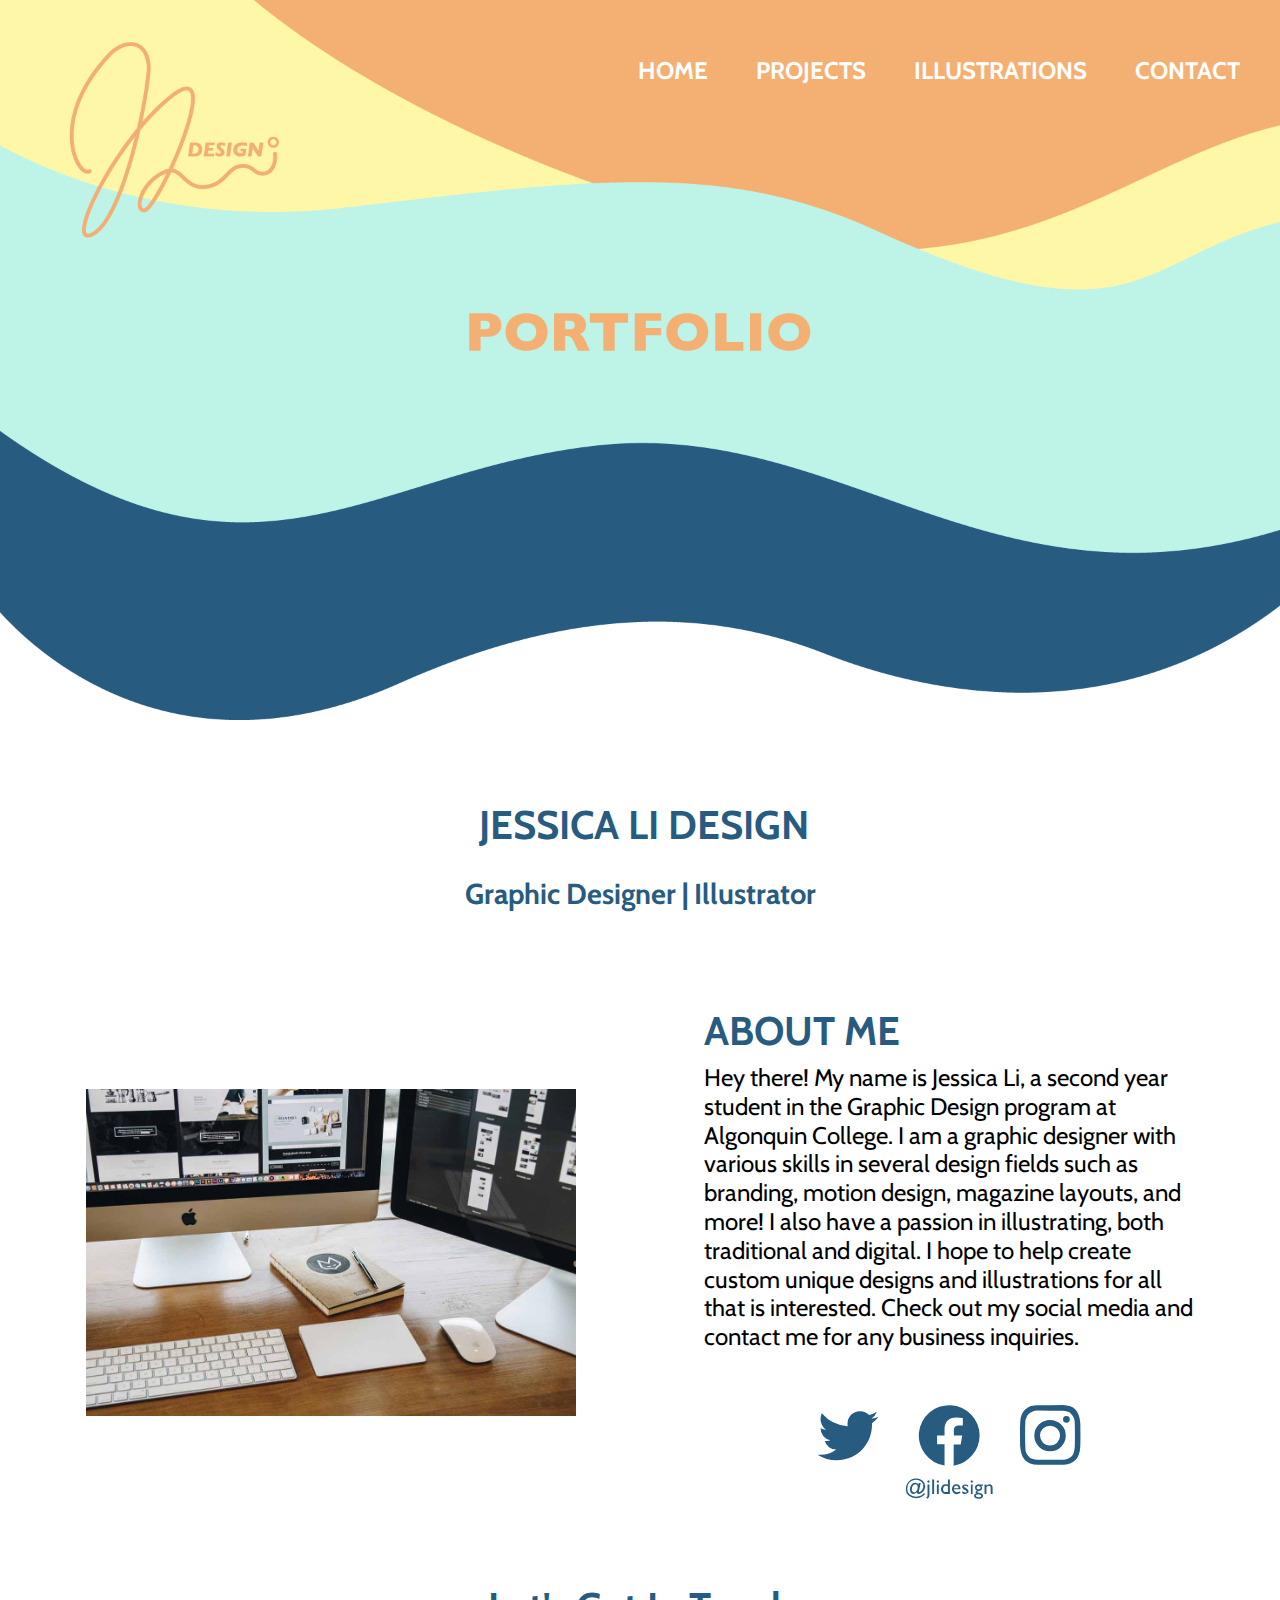
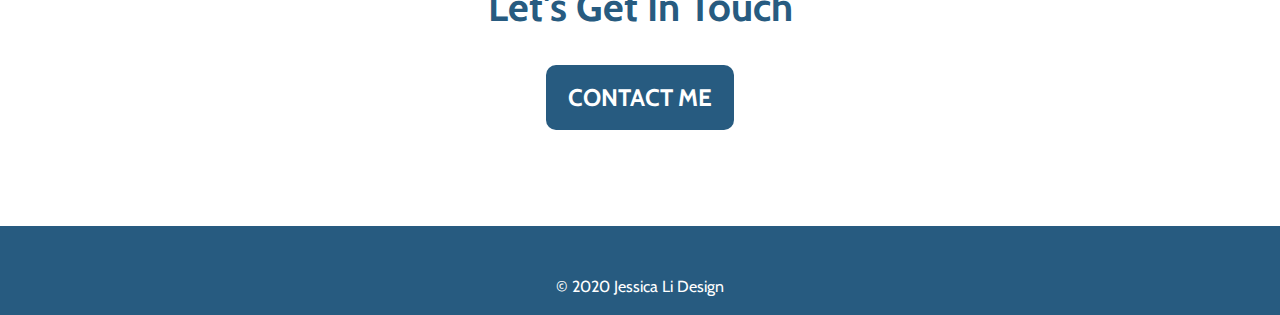
<file: index.html>
<!DOCTYPE html>
<html lang="en-ca">
<head>
  <meta charset="utf-8">
  <title>J Li Design</title>
  <meta name="viewport" content="width=device-width,initial-scale=1">
  <link href="https://fonts.googleapis.com/css2?family=Cabin:wght@400;700&display=swap" rel="stylesheet">
  <link href="https://fonts.googleapis.com/css2?family=Montserrat&display=swap" rel="stylesheet">
  <link href="projects.html" rel="stylesheet">
  <link href="illustrations.html" rel="stylesheet">
  <link href="contact.html" rel="stylesheet">
  <link rel="stylesheet" href="css/main.css">
  <link rel="shortcut icon" href="favicon.ico">
  <link href="favicon-196.png" rel="icon" type="image/png">
</head>
<body>

  <ul class="skip-links" id="skip-links" tabindex="0">
    <li><a href="#main">Jump to main content</a></li>
    <li><a href="#nav">Jump to navigation</a></li>
  </ul>

  <header role="banner">
    <div class="banner">
      <img class="img-flex" src="images/bannerimg.png" alt="banner image">
    </div>
    <nav class="top-nav" role="navigation" id="nav" tabindex="0">
      <input type="checkbox" class="nav-check" id="nav-check" aria-label="toggle navigation">
      <label for="nav-check" class="nav-label">
        <img src="images/nav-icon.svg" alt="open navigation">
      </label>
      <ul class="nav-list">
        <li>
          <a href="index.html" class="nav-link">Home</a>
        </li>
        <li>
          <a href="projects.html" class="nav-link">Projects</a>
        </li>
        <li>
          <a href="illustrations.html" class="nav-link">Illustrations</a>
        </li>
        <li>
          <a href="contact.html" class="nav-link">Contact</a>
        </li>
      </ul>
    </nav>
    <div class="landing-text">
      <h1>JESSICA LI DESIGN</h1>
      <h2>Graphic Designer | Illustrator</h2>
    </div>
  </header>

  <main class="about" id="main" role="main" tabindex="0">
    <section>
      <div class="container">
        <div class="profile-img">
          <img src="images/profile.jpg" alt="profile" aria-details="image">
        </div>
        <div class="about-details">
          <div class="about-heading">
            <h2>About Me</h2>
            <p> Hey there! My name is Jessica Li, a second year student in the Graphic Design program at Algonquin College. I am a graphic designer with various skills in several design fields such as branding, motion design, magazine layouts, and more! I also have a passion in illustrating, both traditional and digital. I hope to help create custom unique designs and illustrations for all that is interested. Check out my social media and contact me for any business inquiries.</p>
          </div>
          <div class="social-media">
            <img class="socials-img" src="images/socials.svg" alt="socials logo" aria-details="social-img">
          </div>
        </div>
      </div>
    </section>

    <article role="article" id="article" tabindex="0">
      <div class="article-heading" id="skip">
        <h2>Let's Get In Touch</h2>
        <a class="contact-btn" href="contact.html">Contact Me</a>
      </div>
    </article>

  </main>

  <footer class="copyright" role="contentinfo" tabindex="0">
    <div class="up" id="up">
      <p>&copy; 2020 Jessica Li Design</p>
    </div>
  </footer>

</body>
</html>
</file>
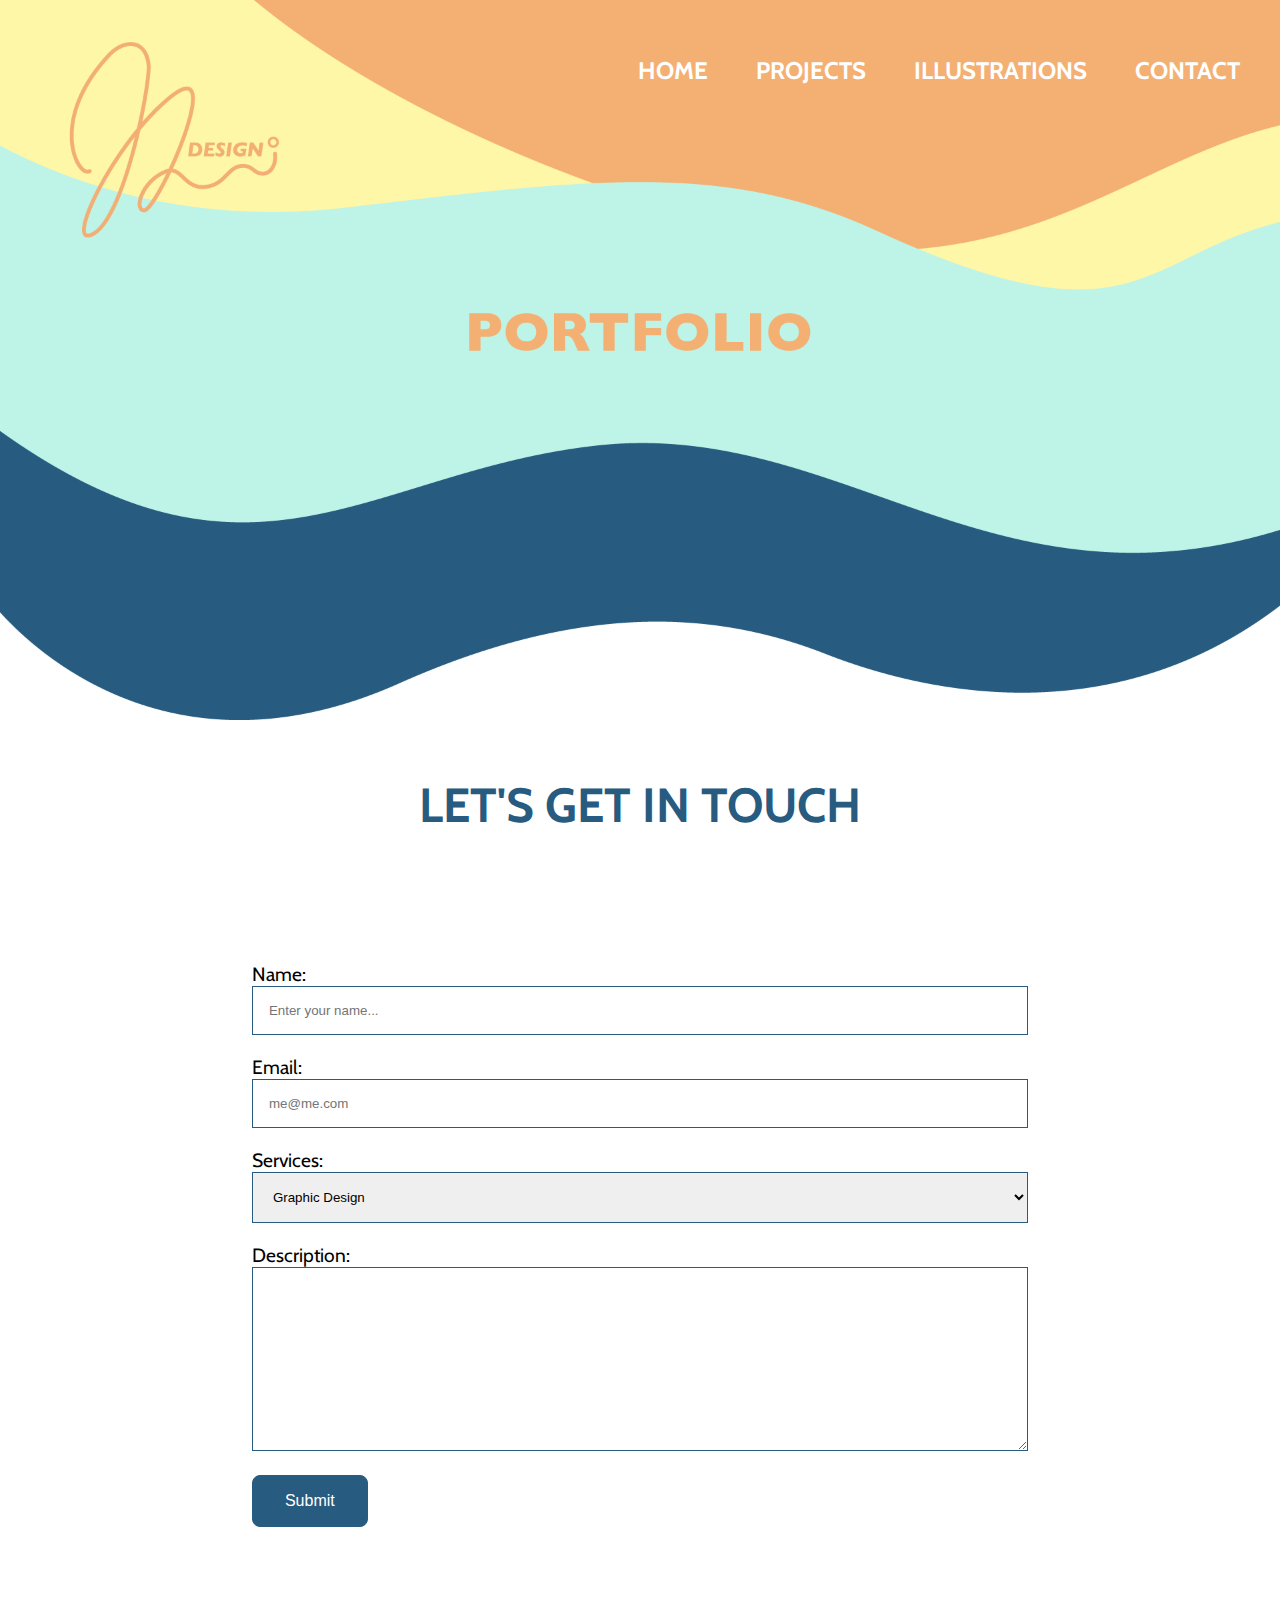
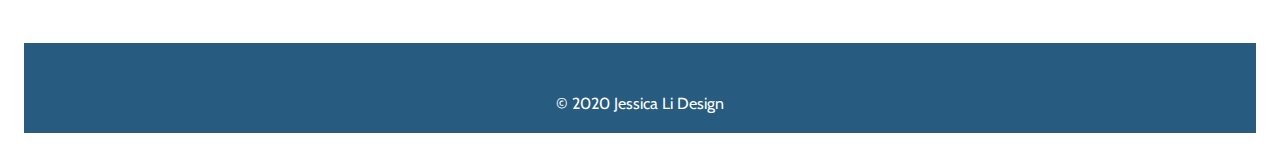
<file: contact.html>
<!DOCTYPE html>
<html lang="en-ca">
<head>
  <meta charset="utf-8">
  <title>J Li Design</title>
  <meta name="viewport" content="width=device-width,initial-scale=1">
  <link href="https://fonts.googleapis.com/css2?family=Cabin:wght@400;700&display=swap" rel="stylesheet">
  <link href="https://fonts.googleapis.com/css2?family=Montserrat&display=swap" rel="stylesheet">
  <link href="projects.html" rel="stylesheet">
  <link href="illustrations.html" rel="stylesheet">
  <link href="index.html" rel="stylesheet">
  <link rel="stylesheet" href="css/main.css">
  <link rel="shortcut icon" href="favicon.ico">
  <link href="favicon-196.png" rel="icon" type="image/png">
</head>

<body>

  <ul class="skip-links" id="skip-links" tabindex="0">
    <li><a href="#main">Jump to main content</a></li>
    <li><a href="#nav">Jump to navigation</a></li>
  </ul>

  <header role="banner">
    <div class="banner">
      <img class="img-flex" src="images/bannerimg.png" alt="">
    </div>
    <nav class="top-nav" role="navigation" tabindex="0">
      <input type="checkbox" class="nav-check" id="nav-check">
      <label for="nav-check" class="nav-label">
        <img src="images/nav-icon.svg" alt="open navigation">
      </label>
      <ul class="nav-list">
        <li>
          <a href="index.html" class="nav-link">Home</a>
        </li>
        <li>
          <a href="projects.html" class="nav-link">Projects</a>
        </li>
        <li>
          <a href="illustrations.html" class="nav-link">Illustrations</a>
        </li>
        <li>
          <a href="contact.html" class="nav-link">Contact</a>
        </li>
      </ul>
    </nav>
  </header>

  <section class="contact" id="contact">
    <div class="container">
      <div class="section-heading">
        <h1>Let's Get In Touch</h1>
      </div>
      <form role="search" id="search" class="form" action="https://formspree.io/msjj22@outlook.com" method="post">
        <label for="name">Name:</label>
        <input type="text" id="name" name="name" placeholder="Enter your name..." required>
        <label for="email">Email:</label>
        <input type="email" id="email" name="email" placeholder="me@me.com" required>
        <label for="service">Services:</label>
        <select name="services" id="service">
          <option value="">Graphic Design</option>
          <option value="">Illustration</option>
        </select>
        <label for="subject">Description:</label>
        <textarea name="subject" id="subject" rows="10" cols="10"></textarea>
        <input class="submit" type="submit" value="Submit">
      </form>
    </div>

    <footer class="copyright" role="contentinfo">
      <div class="up" id="up">
        <p>&copy; 2020 Jessica Li Design</p>
      </div>
    </footer>

  </section>
</body>
</file>
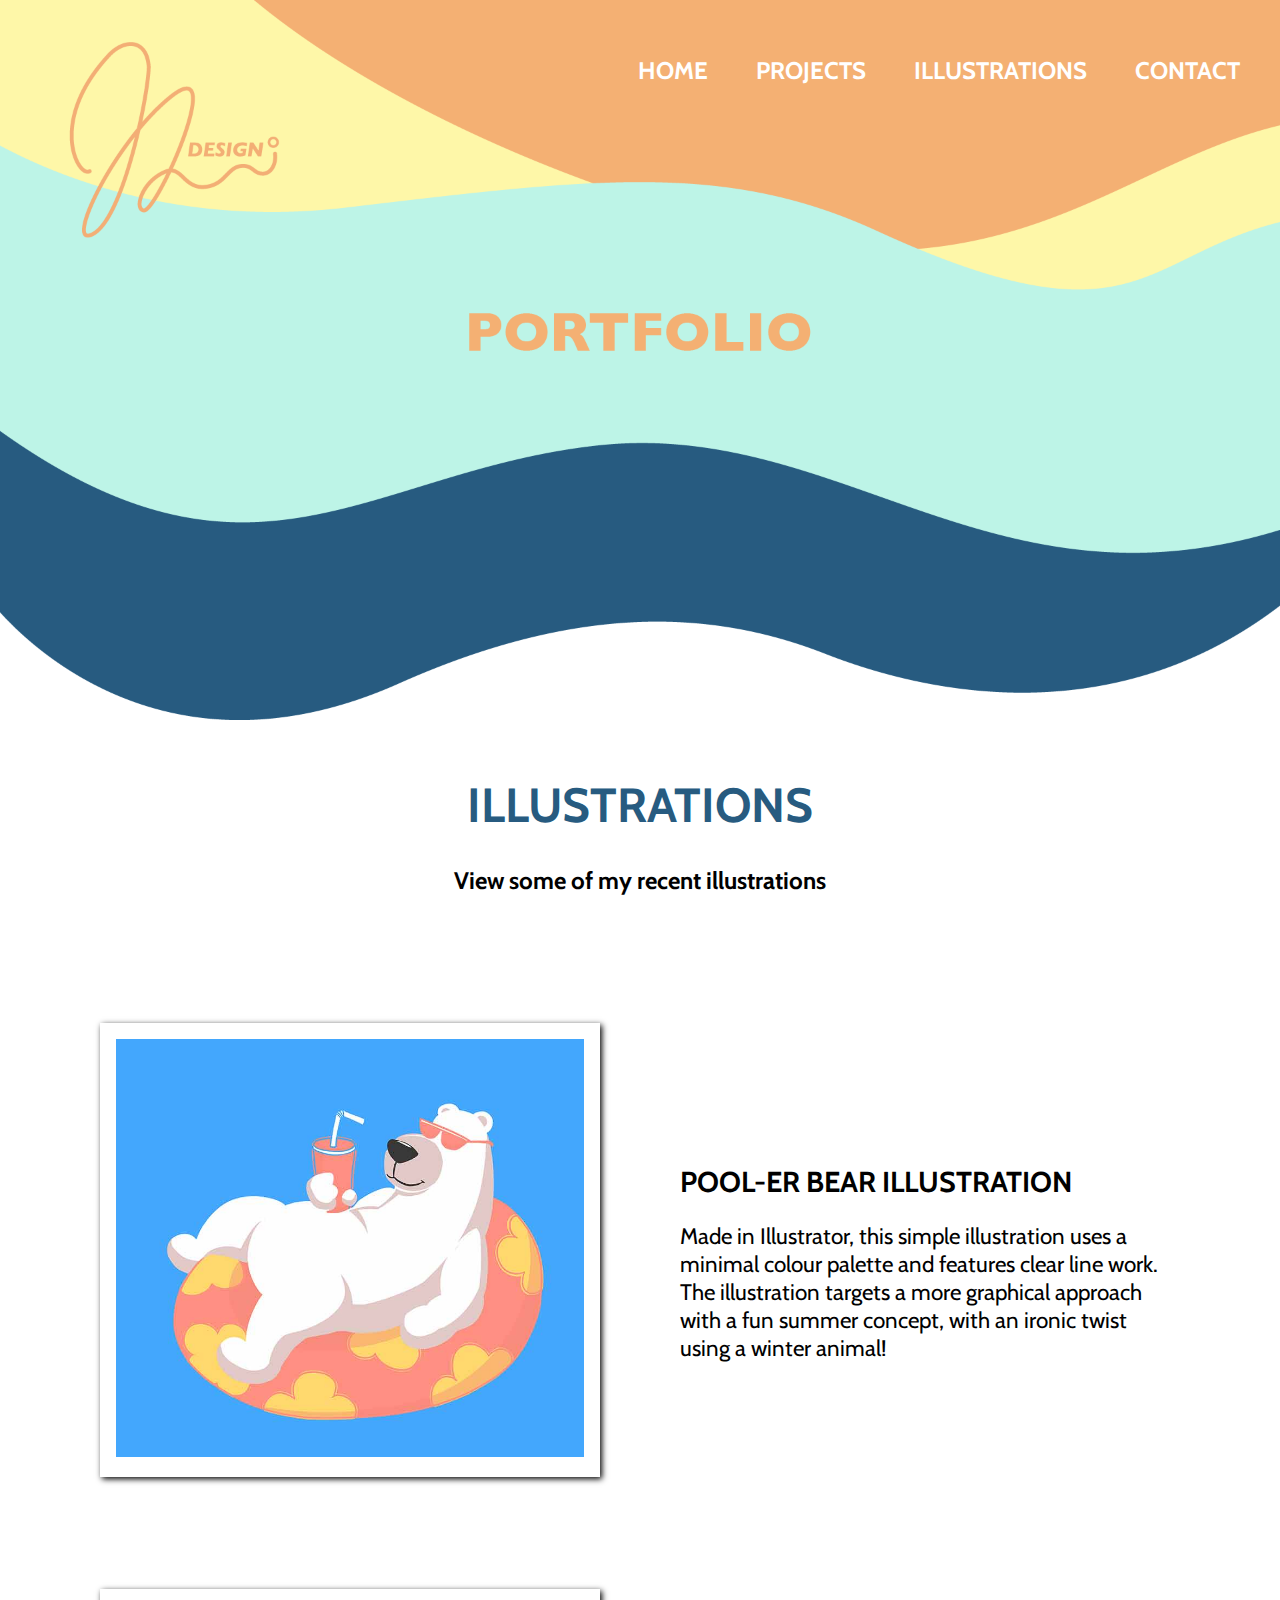
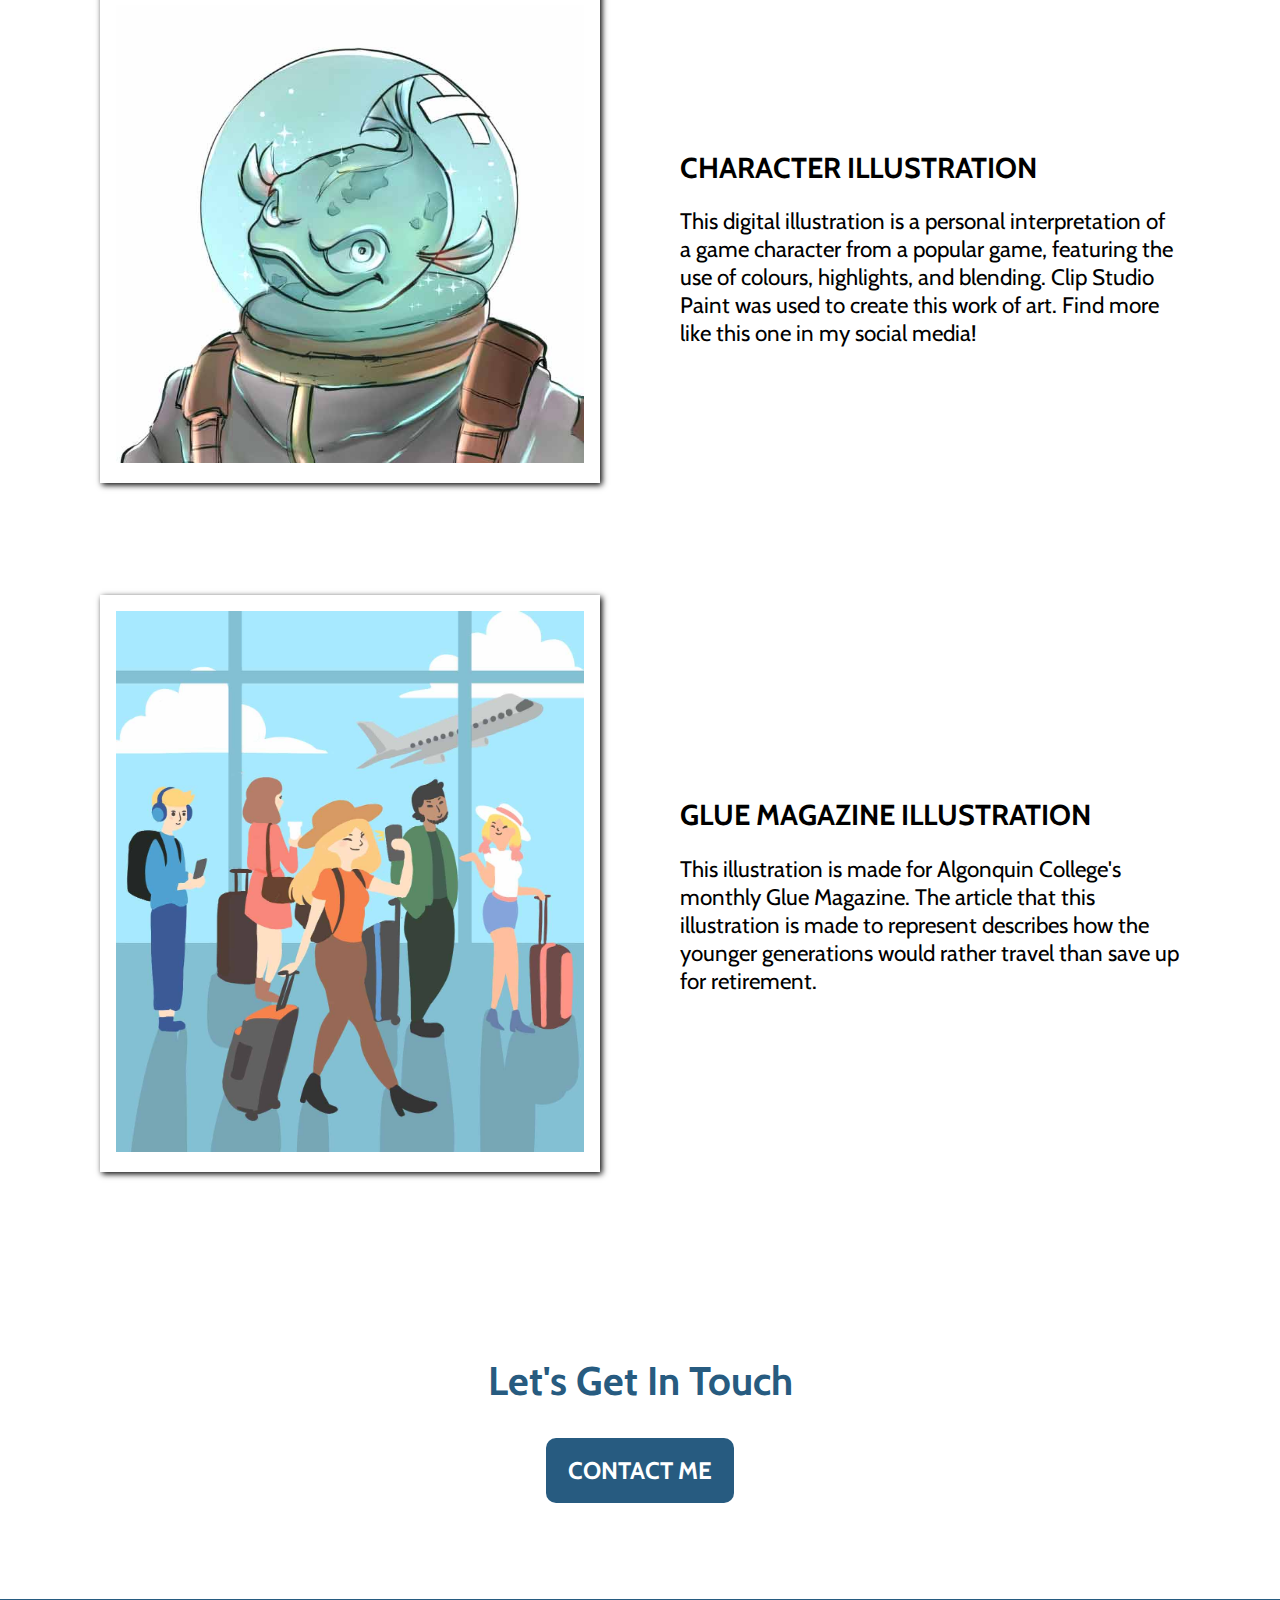
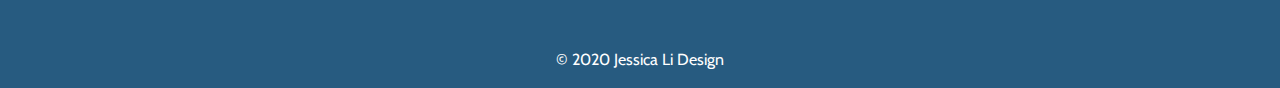
<file: illustrations.html>
<!DOCTYPE html>
<html lang="en-ca">
<head>
  <meta charset="utf-8">
  <title>J Li Design</title>
  <meta name="viewport" content="width=device-width,initial-scale=1">
  <link href="https://fonts.googleapis.com/css2?family=Cabin:wght@400;700&display=swap" rel="stylesheet">
  <link href="https://fonts.googleapis.com/css2?family=Montserrat&display=swap" rel="stylesheet">
  <link href="projects.html" rel="stylesheet">
  <link href="contact.html" rel="stylesheet">
  <link href="index.html" rel="stylesheet">
  <link rel="stylesheet" href="css/main.css">
  <link rel="shortcut icon" href="favicon.ico">
  <link href="favicon-196.png" rel="icon" type="image/png">
</head>

<body>

  <ul class="skip-links" id="skip-links" tabindex="0">
    <li><a href="#main">Jump to main content</a></li>
    <li><a href="#nav">Jump to navigation</a></li>
  </ul>

  <header role="banner">
    <div class="banner">
      <img class="img-flex" src="images/bannerimg.png" alt="">
    </div>
    <nav class="top-nav" role="navigation" tabindex="0">
      <input type="checkbox" class="nav-check" id="nav-check">
      <label for="nav-check" class="nav-label">
        <img src="images/nav-icon.svg" alt="open navigation">
      </label>
      <ul class="nav-list">
        <li>
          <a href="index.html" class="nav-link">Home</a>
        </li>
        <li>
          <a href="projects.html" class="nav-link">Projects</a>
        </li>
        <li>
          <a href="illustrations.html" class="nav-link">Illustrations</a>
        </li>
        <li>
          <a href="contact.html" class="nav-link">Contact</a>
        </li>
      </ul>
    </nav>
  </header>

  <section class="portfolio" id="portfolio">
    <div class="container">
      <div class="section-heading">
        <h1>Illustrations</h1>
        <h2>View some of my recent illustrations</h2>
      </div>
      <div class="portfolio-item">
        <div class="portfolio-img has-margin-right">
          <img src="images/poolbear.jpg" alt="polarbear">
        </div>
        <div class="portfolio-description">
          <h1>Pool-er Bear Illustration</h1>
          <p>Made in Illustrator, this simple illustration uses a minimal colour palette and features clear line work. The illustration targets a more graphical approach with a fun summer concept, with an ironic twist using a winter animal!</p>
        </div>
      </div>
      <div class="portfolio-item">
        <div class="portfolio-img has-margin-right">
          <img src="images/fish.jpg" alt="fish">
        </div>
        <div class="portfolio-description">
          <h1>Character Illustration</h1>
          <p>This digital illustration is a personal interpretation of a game character from a popular game, featuring the use of colours, highlights, and blending. Clip Studio Paint was used to create this work of art. Find more like this one in my social media! </p>
        </div>
      </div>
      <div class="portfolio-item">
        <div class="portfolio-img has-margin-right">
          <img src="images/travel.jpg" alt="travel">
        </div>
        <div class="portfolio-description">
          <h1>Glue Magazine Illustration</h1>
          <p>This illustration is made for Algonquin College's monthly Glue Magazine. The article that this illustration is made to represent describes how the younger generations would rather travel than save up for retirement. </p>
        </div>
      </div>
    </div>
  </section>

  <article role="article" id="article" tabindex="0">
    <div class="article-heading">
      <h2>Let's Get In Touch</h2>
      <a class="contact-btn" href="contact.html">Contact Me</a>
    </div>
  </article>

  <footer class="copyright" role="contentinfo">
    <div class="up" id="up">
      <p>&copy; 2020 Jessica Li Design</p>
    </div>
  </footer>

</body>
</file>
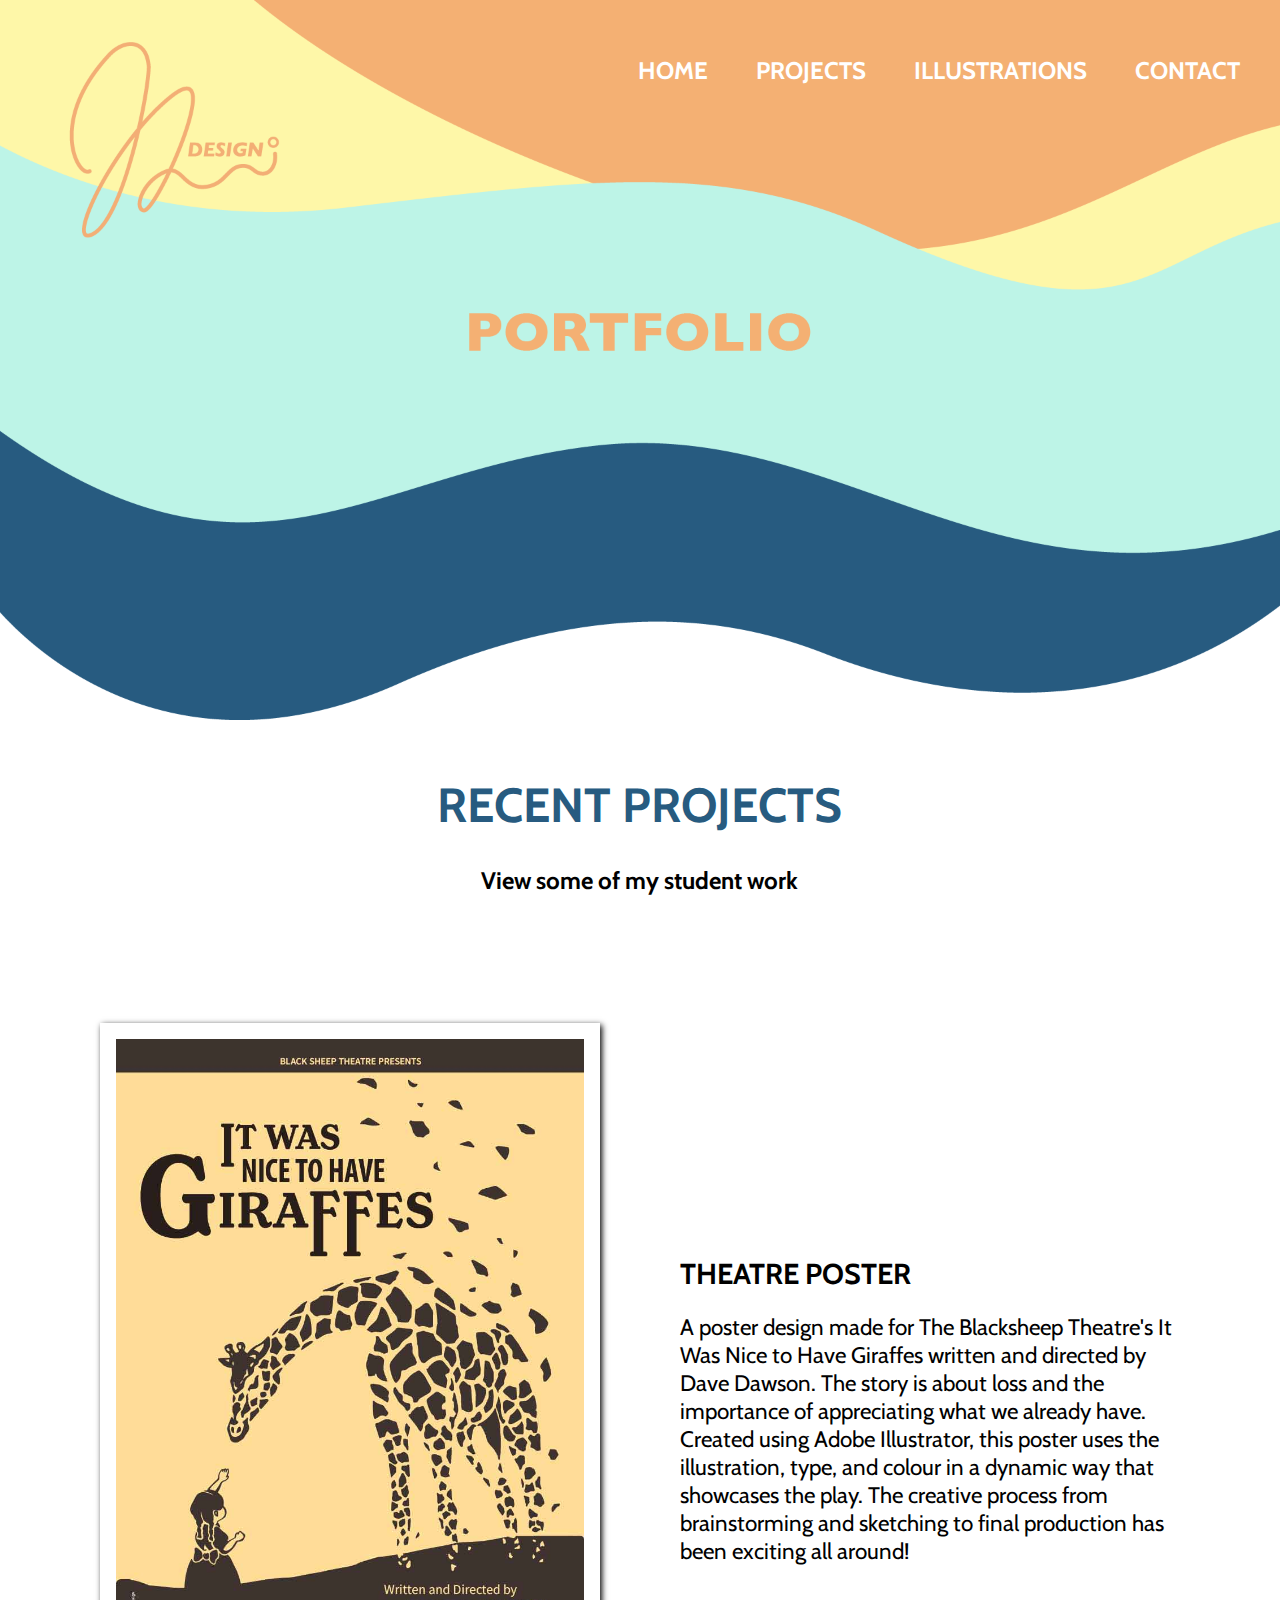
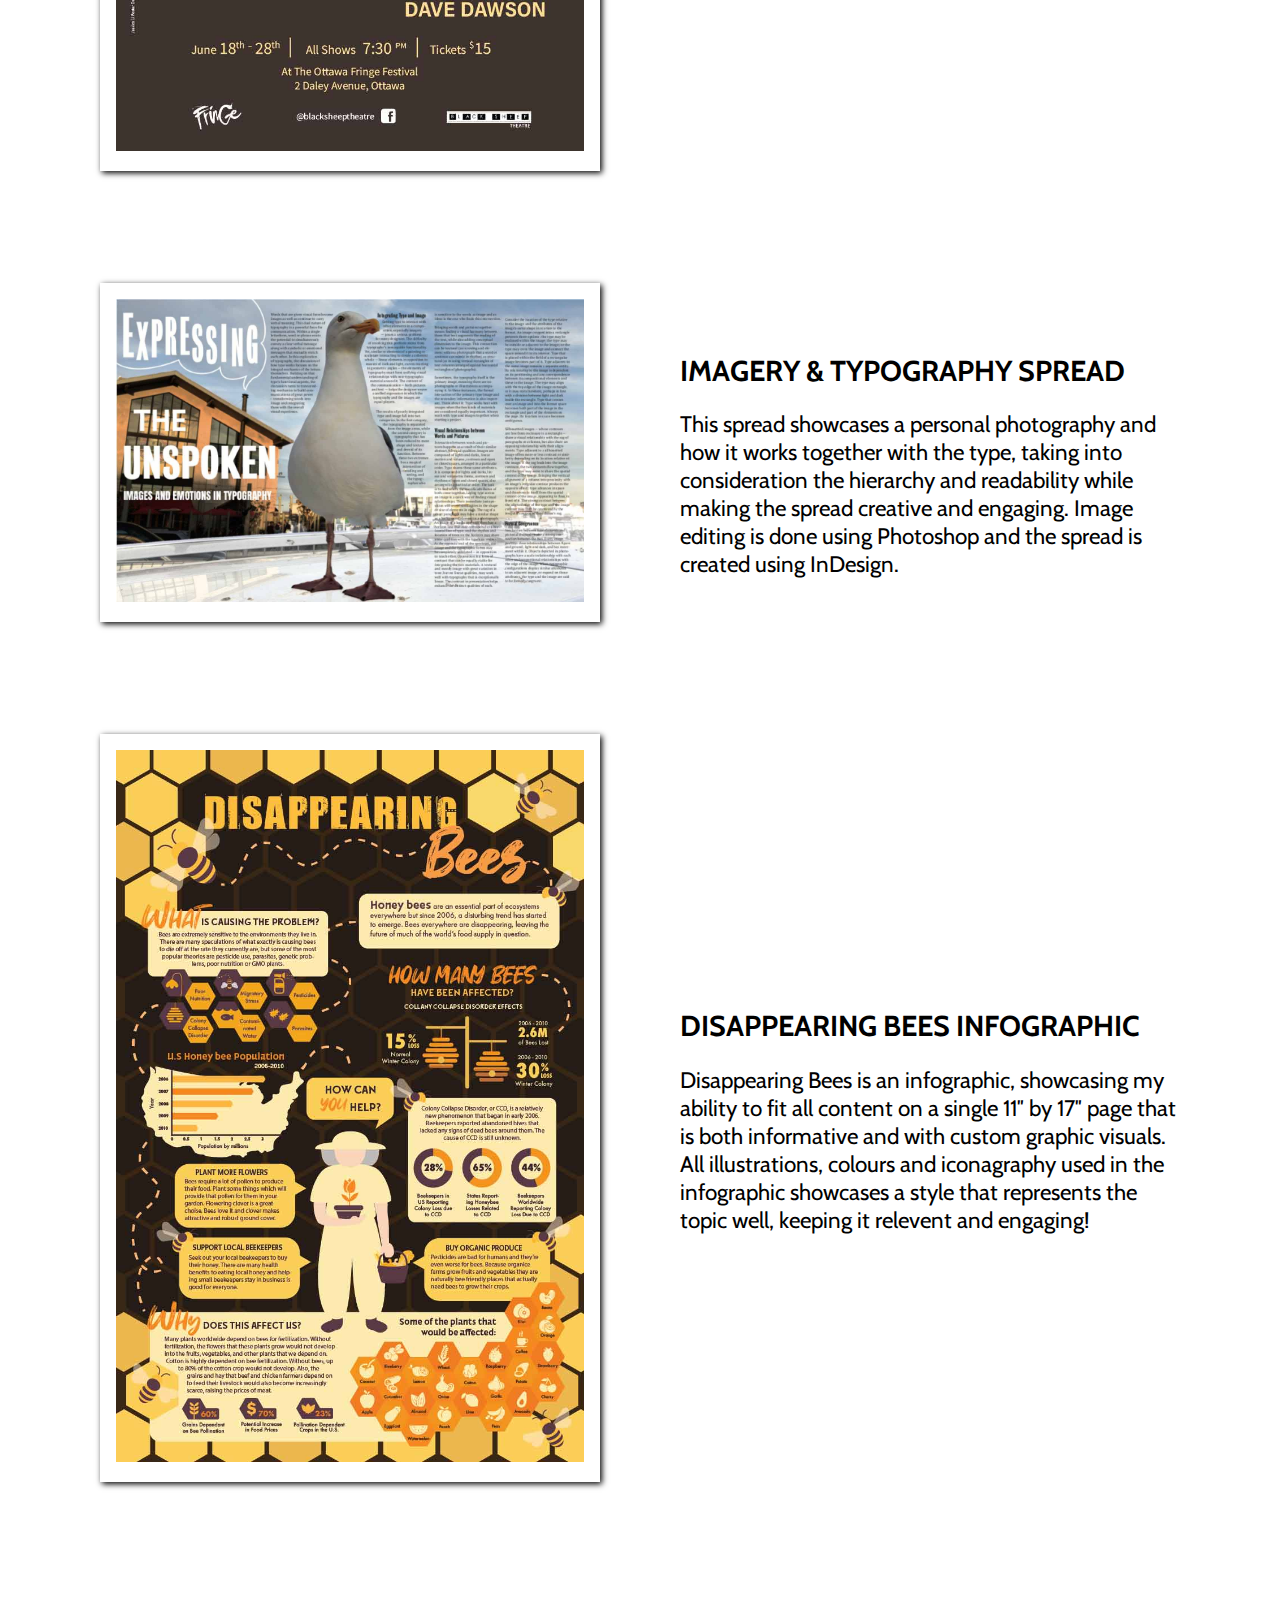
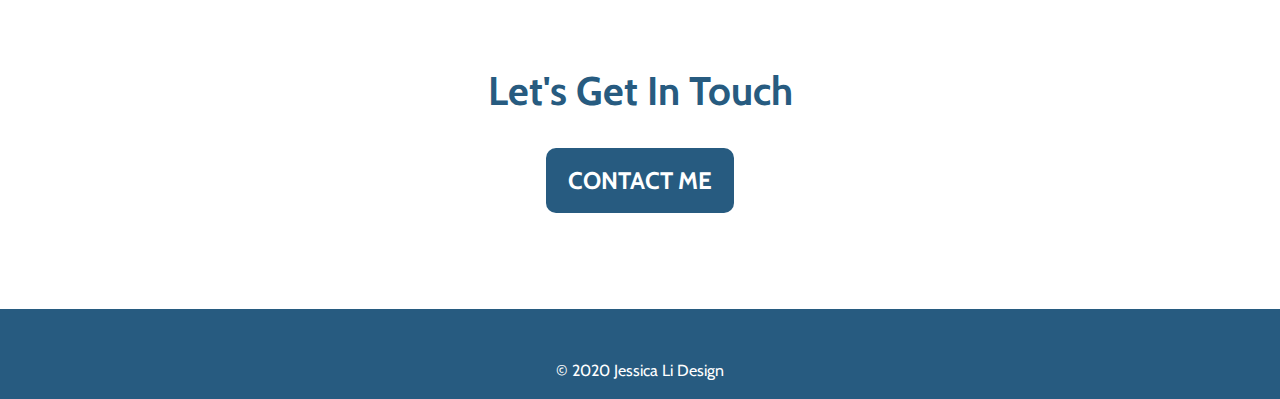
<file: projects.html>
<!DOCTYPE html>
<html lang="en-ca">
<head>
  <meta charset="utf-8">
  <title>J Li Design</title>
  <meta name="viewport" content="width=device-width,initial-scale=1">
  <link href="https://fonts.googleapis.com/css2?family=Cabin:wght@400;700&display=swap" rel="stylesheet">
  <link href="https://fonts.googleapis.com/css2?family=Montserrat&display=swap" rel="stylesheet">
  <link href="contact.html" rel="stylesheet">
  <link href="illustrations.html" rel="stylesheet">
  <link href="index.html" rel="stylesheet">
  <link rel="stylesheet" href="css/main.css">
  <link rel="shortcut icon" href="favicon.ico">
  <link href="favicon-196.png" rel="icon" type="image/png">
</head>

<body>

  <ul class="skip-links" id="skip-links" tabindex="0">
    <li><a href="#main">Jump to main content</a></li>
    <li><a href="#nav">Jump to navigation</a></li>
  </ul>

  <header role="banner">
    <div class="banner">
      <img class="img-flex" src="images/bannerimg.png" alt="">
    </div>
    <nav class="top-nav" role="navigation" tabindex="0">
      <input type="checkbox" class="nav-check" id="nav-check">
      <label for="nav-check" class="nav-label">
        <img src="images/nav-icon.svg" alt="open navigation">
      </label>
      <ul class="nav-list">
        <li>
          <a href="index.html" class="nav-link">Home</a>
        </li>
        <li>
          <a href="projects.html" class="nav-link">Projects</a>
        </li>
        <li>
          <a href="illustrations.html" class="nav-link">Illustrations</a>
        </li>
        <li>
          <a href="contact.html" class="nav-link">Contact</a>
        </li>
      </ul>
    </nav>
  </header>

  <section class="portfolio" id="portfolio">
    <div class="container">
      <div class="section-heading">
        <h1>Recent Projects</h1>
        <h2>View some of my student work</h2>
      </div>
      <div class="portfolio-item">
        <div class="portfolio-img has-margin-right">
          <img src="images/poster.jpg" alt="poster">
        </div>
        <div class="portfolio-description">
          <h1>Theatre Poster</h1>
          <p>A poster design made for The Blacksheep Theatre's It Was Nice to Have Giraffes written and directed by Dave Dawson. The story is about loss and the importance of appreciating what we already have. Created using Adobe Illustrator, this poster uses the illustration, type, and colour in a dynamic way that showcases the play. The creative process from brainstorming and sketching to final production has been exciting all around! </p>
        </div>
      </div>
      <div class="portfolio-item">
        <div class="portfolio-img has-margin-right">
          <img src="images/seagull.jpg" alt="layout">
        </div>
        <div class="portfolio-description">
          <h1>Imagery & Typography Spread</h1>
          <p>This spread showcases a personal photography and how it works together with the type, taking into consideration the hierarchy and readability while making the spread creative and engaging. Image editing is done using Photoshop and the spread is created using InDesign.  </p>
        </div>
      </div>
      <div class="portfolio-item">
        <div class="portfolio-img has-margin-right">
          <img src="images/beeinfo.jpg" alt="poster">
        </div>
        <div class="portfolio-description">
          <h1>Disappearing Bees Infographic</h1>
          <p>Disappearing Bees is an infographic, showcasing my ability to fit all content on a single 11″ by 17″ page that is both informative and with custom graphic visuals. All illustrations, colours and iconagraphy used in the infographic showcases a style that represents the topic well, keeping it relevent and engaging! </p>
        </div>
      </div>
    </div>
  </section>

  <article role="article" id="article" tabindex="0">
    <div class="article-heading">
      <h2>Let's Get In Touch</h2>
      <a class="contact-btn" href="contact.html">Contact Me</a>
    </div>
  </article>

  <footer class="copyright" role="contentinfo">
    <div class="up" id="up">
      <p>&copy; 2020 Jessica Li Design</p>
    </div>
  </footer>

</body>
</file>
<file: css/main.css>
html {
  box-sizing: border-box;
  font-family: Montserrat, sans-serif;
  font-family: Cabin, sans-serif;
  background-color: #fff;
}

*, *::before, *::after {
  box-sizing: inherit;
}

.skip-links {
  margin: 0;
  padding: 0;
  list-style-type: none;
}

.skip-links a {
  position: absolute;
  top: -3em;
  background-color: #000;
  color: #fff;
  padding: .5em .75em;
  text-decoration: none;
}

.skip-links a:focus {
  top: 0;
}

body {
  margin: 0;
}

a {
  text-decoration: none;
  font-weight: bold;
  color: #f4b073;
}

p {
  font-size: 1.8rem;
}

img {
  width: 100%;
}

header {
  width: 100%;
}

.img-flex {
  width: 100%;
  display: block;
}

.banner {
  position: relative;
  width: 100%;
}

.top-nav {
  position: absolute;
  top: 0;
  width: 100%;
}

.nav-list {
  list-style: none;
  width: 20em;
  margin-top: 2rem;
  display: none;
  padding: 1rem;
  float: right;
}

.nav-check:checked ~ .nav-list {
  display: block;
  background-color: #f4b073;
}

.nav-check {
  position: absolute;
  top: -3em;
}

.nav-label {
  cursor: pointer;
  font-size: 1.25rem;
  display: inline-block;
  width: 40px;
  position: absolute;
  right: 0;
  margin: 1rem 2rem;
}

.nav-check:checked ~ .nav-label {
  background-color: #f4b073;
}

.nav-label img {
  display: block;
  width: 100%;
}

.top-nav a {
  color: #fff;
  padding: 1rem;
}

.top-nav li {
  margin: .5rem;
}

.nav-link {
  font-family: Cabin, sans-serif;
  font-size: 1.3rem;
  padding: 1.5rem;
  text-transform: uppercase;
}

.nav-link:hover,
.nav-link:focus {
  color: #275b80;
  transition: .5s;
}

.landing-text {
  width: 100%;
  text-align: center;
}

.landing-text h1 {
  font-size: 1.8rem;
  font-weight: bold;
  font-family: Cabin, sans-serif;
  color: #275b80;
}

.landing-text h2 {
  color: #275b80;
  font-size: 1.5rem;
}

.about .container {
  flex-direction: column;
  align-items: center;
  justify-content: center;
}

.about-heading {
  text-align: left;
  line-height: 0;
  margin-bottom: 3rem;
}

.about-heading h2 {
  font-size: 1.5rem;
  text-align: center;
  color: #275b80;
  text-transform: uppercase;
}

.about-heading p {
  font-size: 1.2rem;
  line-height: 1;
  max-width: 100%;
}

.profile-img {
  flex: 1;
}

.about-details {
  flex: 1;
}

.socials-img {
  width: 60%;
}

.container {
  width: 90%;
  max-width: 120rem;
  height: 100%;
  margin: 0 auto;
  position: relative;
}

.article-heading {
  width: 100%;
  text-align: center;
}

.article-heading h2 {
  margin-top: 3rem;
  color: #275b80;
}

.article-heading a {
  text-transform: uppercase;
  color: #fff;
}

.contact-btn {
  background-color: #275b80;
  display: inline-block;
  text-align: center;
  text-decoration: none;
  border-radius: 10px;
  padding: .75em .9em;
}

.contact-btn:hover {
  background-color: #f4b073;
  color: #275b80;
}

.has-margin-right {
  margin-right: 5rem;
}

.section-heading {
  text-align: center;
  margin-bottom: 8rem;
}

.section-heading h1 {
  font-size: 2rem;
  font-weight: bold;
  text-transform: uppercase;
  font-family: Cabin, sans-serif;
  color: #275b80;
}

section {
  padding: 4rem 2rem;
}

.portfolio-img {
  max-width: 500px;
  box-shadow: 2px 2px 6px;
}

.portfolio-item {
  flex-direction: column;
  align-items: center;
  justify-content: center;
  margin-bottom: 5rem;
}

.portfolio-description h1 {
  font-size: 1.5rem;
  text-transform: uppercase;
  margin: 1rem 0;
}

.portfolio-description p {
  font-size: 1.2rem;
  max-width: 40em;
}

form {
  width: 70%;
  margin: 0 auto;
}

form label {
  font-size: 1.2rem;
}

input, select, textarea {
  width: 100%;
  padding: 1rem;
  margin-bottom: 20px;
  border: solid 1px #275b80;
  outline-color: #f4b073;
}

input[type="submit"] {
  font-size: 1rem;
  width: initial;
  background-color: #275b80;
  border-radius: 8px;
  color: #fff;
  padding: 1rem 2rem;
  cursor: pointer;
  transition: background-color 650ms;
}

input[type="submit"]:hover {
  color: #275b80;
  background-color: #f4b073;
}

footer {
  width: 100%;
  margin-top: 6rem;
  padding: .2em;
  background-color: #275b80;
  position: relative;
}

footer p {
  color: #fff;
  font-size: 1rem;
  text-align: center;
  margin-top: 3rem;
}

@media only screen and (min-width: 25em) {

  .landing-text {
    font-size: 2rem;
    margin-bottom: 2rem;
    margin-top: 2rem;
    margin-left: 2rem;
  }

  .landing-text h1 {
    font-size: 1.8rem;
    margin-right: 2.5rem;
    text-align: center;
  }

  .landing-text h2 {
    font-size: 1.5rem;
    margin-right: 3rem;
    text-align: center;
  }

  section {
    padding: 1rem;
  }

  .section-heading h1 {
    font-size: 2rem;
  }

  .about .container {
    flex-direction: column;
    margin: auto;
    text-align: center;
  }

  .about-heading h2 {
    font-size: 1.5rem;
    text-align: center;
    margin-top: 1rem;
  }

  .about-heading p {
    font-size: 1rem;
    text-align: center;
  }

  .profile-img {
    margin: 0 0 1rem;
  }

  .portfolio-item {
    flex-direction: column;
  }

  .portfolio-img {
    align-items: center;
    padding: 1rem;
    max-width: 400px;
    margin: 0 0 2rem;
  }

  .portfolio-description h1 {
    font-size: 1.2rem;
    margin: 1rem 0;
    text-align: center;
  }

  .portfolio-description p {
    font-size: 1rem;
    text-align: center;
  }

  .article-heading h2 {
    font-size: 2rem;
  }

  .article-heading a {
    font-size: 1rem;
  }

}

@media only screen and (min-width: 38em) {

  .about .container {
    display: flex;
    flex-direction: row;
  }

  .profile-img {
    flex: 1;
    margin-right: 3rem;
  }

  .landing-text {
    margin-bottom: 5rem;
    margin-top: 5rem;
    margin-left: 1.5rem;
  }

  .landing-text h1 {
    font-size: 2.5rem;
  }

  .landing-text h2 {
    font-size: 1.8rem;
  }

  section {
    padding: 1.5rem;
  }

  .section-heading h1 {
    font-size: 2.5rem;
  }

  .about-heading h2 {
    font-size: 1.5rem;
    text-align: left;
  }

  .about-heading p {
    font-size: 1rem;
    text-align: left;
    line-height: 1.2;
  }

  .portfolio-item {
    display: flex;
    flex-direction: row;
  }

  .portfolio-img {
    margin-right: 2rem;
    max-width: 500px;
  }

  .portfolio-description h1 {
    font-size: 1.2rem;
    text-align: left;
  }

  .portfolio-description p {
    font-size: 1rem;
    text-align: left;
  }

}

@media only screen and (min-width: 60em) {

  .nav-check,
  .nav-label {
    display: none;
  }

  .nav-link {
    font-size: 1.5rem;
  }

  .profile-img {
    flex: 1;
    margin-right: 8rem;
  }

  .nav-list {
    list-style: none;
    width: 100%;
    margin-top: 2rem;
    display: flex;
    justify-content: flex-end;
    padding: 1rem;
  }

  .section-heading h1 {
    font-size: 3rem;
  }

  .about-heading h2 {
    font-size: 2.5rem;
  }

  .about-heading p {
    font-size: 1.5rem;
  }

  .portfolio-img {
    margin-right: 5rem;
    max-width: 500px;
  }

  .portfolio-description h1 {
    font-size: 1.8rem;
  }

  .portfolio-description p {
    font-size: 1.4rem;
    max-width: 500px;
  }

  .article-heading h2 {
    font-size: 2.5rem;
  }

  .article-heading a {
    font-size: 1.5rem;
  }

}
</file>
